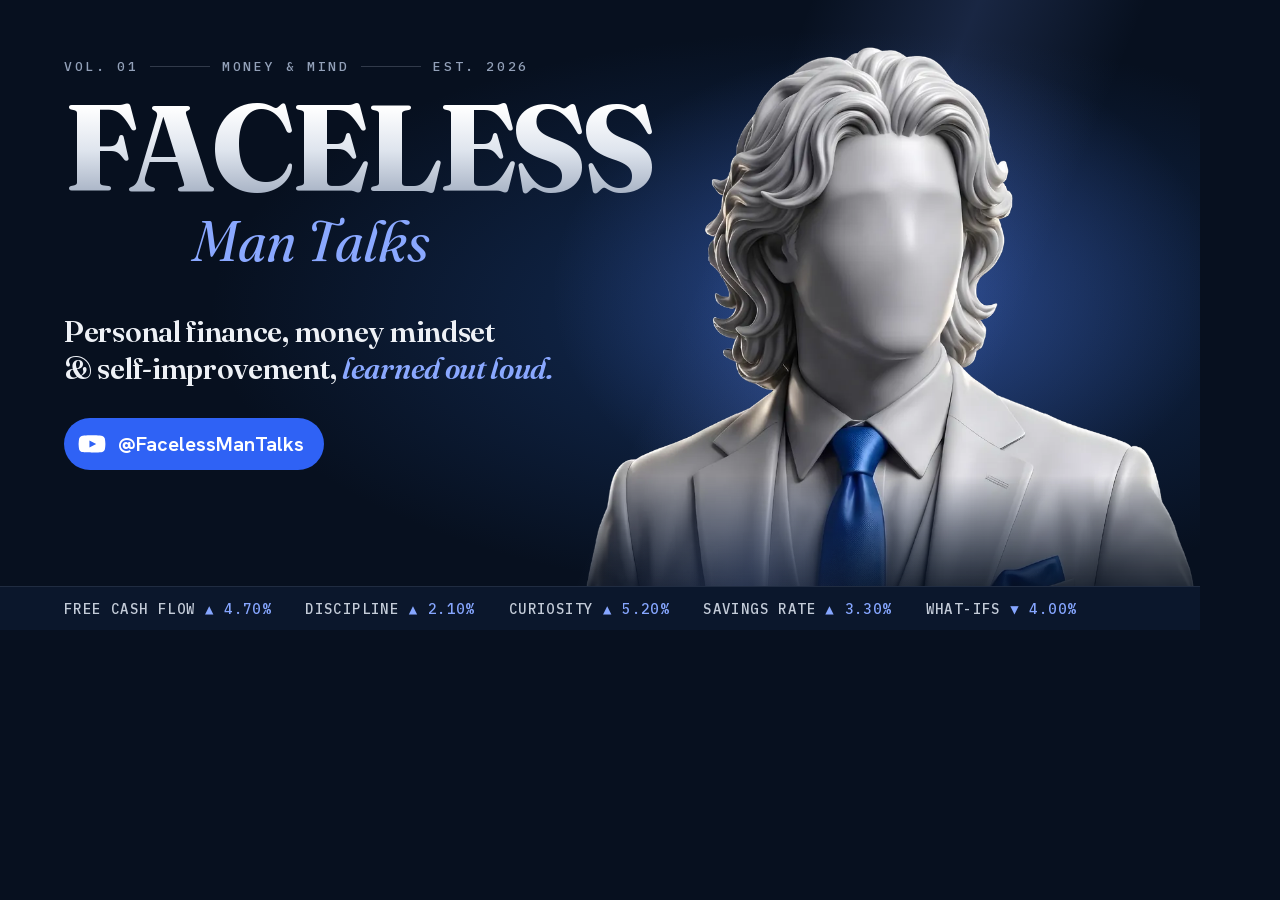
<file: tools/og-image.html>
<!doctype html>
<!-- Source for assets/img/og-image.jpg (the 1200x630 picture shown when the site is shared).
     Regenerate: run `python tools/serve.py`, then
     chrome --headless=new --hide-scrollbars --force-device-scale-factor=1 --window-size=1200,630
            --screenshot=og.png http://127.0.0.1:5173/tools/og-image.html
     and save og.png as assets/img/og-image.jpg -->
<html lang="en">
<head>
  <meta charset="utf-8">
  <meta name="robots" content="noindex">
  <link rel="stylesheet" href="../style.css?v=3">
  <style>
    html, body { margin: 0; width: 1200px; height: 630px; overflow: hidden; background: var(--ink-1); }
    .og { position: relative; width: 1200px; height: 630px; overflow: hidden; isolation: isolate;
      background:
        radial-gradient(40% 55% at 74% 46%, rgba(91, 134, 255, .38), transparent 70%),
        radial-gradient(70% 60% at 70% 50%, rgba(31, 71, 138, .55), transparent 75%),
        var(--ink-1); }
    .og__beam { position: absolute; top: -20%; left: 58%; width: 26%; height: 140%; background: linear-gradient(90deg, transparent, rgba(120, 156, 255, .16), transparent); transform: rotate(22deg); z-index: -1; }
    .og__bust { position: absolute; right: -6px; bottom: -6px; height: 590px; width: auto; }
    .og__copy { position: absolute; left: 64px; top: 60px; width: 640px; }
    .og__issue { display: flex; gap: 12px; align-items: center; font: 500 13px/1 var(--f-mono); letter-spacing: .2em; text-transform: uppercase; color: var(--mist); margin: 0 0 26px; }
    .og__issue i { width: 60px; height: 1px; background: var(--line-2); }
    .og__mast { margin: 0; font: 720 122px/.8 var(--f-display); letter-spacing: -.035em; text-transform: uppercase;
      background: linear-gradient(180deg, #fff 8%, #dfe5ee 52%, #a9b4c6 96%); -webkit-background-clip: text; background-clip: text; color: transparent; }
    .og__sub { margin: 16px 0 0 128px; font: italic 400 56px/1 var(--f-display); color: var(--accent); }
    .og__tag { margin: 44px 0 0; font: 600 30px/1.25 var(--f-display); color: var(--marble); letter-spacing: -.01em; }
    .og__tag em { color: var(--accent); }
    .og__pill { display: inline-flex; align-items: center; gap: 12px; margin-top: 30px; padding: 12px 20px 12px 14px; border-radius: 999px; background: var(--royal); color: #fff; font: 650 20px/1 var(--f-body); }
    .og__pill svg { width: 28px; height: 28px; }
    .og__tick { position: absolute; left: 0; right: 0; bottom: 0; height: 44px; display: flex; align-items: center; gap: 34px; padding: 0 64px; background: var(--ink-2); border-top: 1px solid var(--line); font: 500 14px/1 var(--f-mono); letter-spacing: .1em; text-transform: uppercase; color: var(--silver); white-space: nowrap; }
    .og__tick b { color: #86a6ff; font-weight: 500; }
  </style>
</head>
<body>
  <div class="og">
    <div class="og__beam"></div>
    <img class="og__bust" src="../assets/img/bust-960.webp" alt="">
    <div class="og__copy">
      <p class="og__issue">Vol. 01 <i></i> Money &amp; mind <i></i> Est. 2026</p>
      <p class="og__mast">Faceless</p>
      <p class="og__sub">Man Talks</p>
      <p class="og__tag">Personal finance, money mindset<br>&amp; self-improvement, <em>learned out loud.</em></p>
      <span class="og__pill"><svg viewBox="0 0 24 24" aria-hidden="true"><path fill="currentColor" d="M23 7.2a3 3 0 0 0-2.1-2.1C19 4.6 12 4.6 12 4.6s-7 0-8.9.5A3 3 0 0 0 1 7.2 31 31 0 0 0 .5 12a31 31 0 0 0 .5 4.8 3 3 0 0 0 2.1 2.1c1.9.5 8.9.5 8.9.5s7 0 8.9-.5a3 3 0 0 0 2.1-2.1 31 31 0 0 0 .5-4.8 31 31 0 0 0-.5-4.8ZM9.8 15.1V8.9L15.6 12l-5.8 3.1Z"/></svg>@FacelessManTalks</span>
    </div>
    <div class="og__tick"><span>Free cash flow <b>&#9650; 4.70%</b></span><span>Discipline <b>&#9650; 2.10%</b></span><span>Curiosity <b>&#9650; 5.20%</b></span><span>Savings rate <b>&#9650; 3.30%</b></span><span>What-ifs <b>&#9660; 4.00%</b></span></div>
  </div>
</body>
</html>
</file>
<file: style.css>
/* =========================================================================
   Faceless Man Talks — style.css
   Mobile first. Navy ink, marble white, royal-blue tie. No frameworks.
   ========================================================================= */

/* ---------- Fonts (self-hosted, latin subset) ---------- */
@font-face {
  font-family: "Fraunces";
  src: url("assets/fonts/fraunces-var.woff2") format("woff2");
  font-weight: 300 800;
  font-style: normal;
  font-display: swap;
}
@font-face {
  font-family: "Fraunces";
  src: url("assets/fonts/fraunces-italic-var.woff2") format("woff2");
  font-weight: 300 800;
  font-style: italic;
  font-display: swap;
}
@font-face {
  font-family: "Hanken Grotesk";
  src: url("assets/fonts/hanken-grotesk-var.woff2") format("woff2");
  font-weight: 100 900;
  font-style: normal;
  font-display: swap;
}
@font-face {
  font-family: "IBM Plex Mono";
  src: url("assets/fonts/ibm-plex-mono-500.woff2") format("woff2");
  font-weight: 400 700;
  font-style: normal;
  font-display: swap;
}

/* ---------- Tokens ---------- */
:root {
  --ink-0: #040a16;
  --ink-1: #07101f;
  --ink-2: #0b172c;
  --ink-3: #0f2038;
  --ink-4: #16294a;
  --ink-5: #22396a;
  --paper: #eef1f6;
  --paper-2: #e2e7ef;
  --paper-3: #cfd6e2;
  --marble: #eef1f6;
  --silver: #c3cbd8;
  --mist: #93a1b9;
  --mist-2: #6b7a94;
  --royal: #2f62f5;
  --royal-d: #1f478a;
  --royal-2: #5b86ff;
  --royal-3: #a9bfff;
  --accent: #8aa8ff;
  --cognac: #b8724a;
  --cognac-2: #dc9c6f;
  --line: rgba(214, 226, 246, 0.1);
  --line-2: rgba(214, 226, 246, 0.2);

  --f-display: "Fraunces", "Iowan Old Style", "Palatino Linotype", "Book Antiqua", Georgia, serif;
  --f-body: "Hanken Grotesk", system-ui, -apple-system, "Segoe UI", Roboto, "Helvetica Neue", Arial, sans-serif;
  --f-mono: "IBM Plex Mono", ui-monospace, "SFMono-Regular", Menlo, Consolas, monospace;

  --gutter: clamp(20px, 5.4vw, 44px);
  --maxw: 1200px;
  --header-h: 64px;
  --ease: cubic-bezier(0.16, 1, 0.3, 1);
  --ease-io: cubic-bezier(0.65, 0, 0.35, 1);
  --spring: cubic-bezier(0.34, 1.56, 0.64, 1);
  --fig-h: clamp(200px, 56vw, 270px);
}

/* ---------- Base ---------- */
*,
*::before,
*::after { box-sizing: border-box; }

/* anything marked hidden stays hidden, even if a class gives it a display value
   (the video pop-up and the menu rely on this, otherwise they sit invisibly over the page) */
[hidden] { display: none !important; }

html {
  -webkit-text-size-adjust: 100%;
  text-size-adjust: 100%;
  scroll-padding-top: calc(var(--header-h) + 16px);
  background: var(--ink-1);
}
@media (prefers-reduced-motion: no-preference) {
  html { scroll-behavior: smooth; }
}

body {
  margin: 0;
  min-height: 100vh;
  background: var(--ink-1);
  color: var(--silver);
  font-family: var(--f-body);
  font-size: 1.0625rem;
  line-height: 1.6;
  -webkit-font-smoothing: antialiased;
  -moz-osx-font-smoothing: grayscale;
  overflow-x: clip;
  -webkit-tap-highlight-color: transparent;
}
body.is-locked { overflow: hidden; }

img, svg, video { display: block; max-width: 100%; }
img { height: auto; }
button, input, select { font: inherit; color: inherit; }
button { cursor: pointer; }
a { color: inherit; }
p { margin: 0 0 1em; }
h1, h2, h3 { margin: 0; font-weight: 600; }
ul, ol { margin: 0; padding: 0; }
:focus-visible { outline: 2px solid var(--royal-2); outline-offset: 3px; border-radius: 6px; }
::selection { background: var(--royal); color: #fff; }

.ico { width: 1.15em; height: 1.15em; flex: none; display: inline-block; vertical-align: -0.18em; }
.sr-only {
  position: absolute !important; width: 1px; height: 1px; padding: 0; margin: -1px;
  overflow: hidden; clip: rect(0 0 0 0); white-space: nowrap; border: 0;
}
.skip {
  position: fixed; left: 12px; top: 12px; z-index: 200; padding: 10px 16px; border-radius: 999px;
  background: var(--paper); color: var(--ink-2); font-weight: 700; text-decoration: none;
  transform: translateY(-160%); transition: transform 0.3s var(--ease);
}
.skip:focus { transform: none; }

.wrap {
  width: 100%;
  max-width: calc(var(--maxw) + var(--gutter) * 2);
  margin-inline: auto;
  padding-inline: max(var(--gutter), env(safe-area-inset-left)) max(var(--gutter), env(safe-area-inset-right));
}

/* Paper grain + ledger rules over the whole page (cheap: static, no blend modes) */
.grain {
  position: fixed; inset: 0; z-index: 90; pointer-events: none;
  background: url("assets/img/grain.webp") repeat;
  background-size: 128px 128px;
  opacity: 0.045;
}
.rules {
  position: fixed; inset: 0; z-index: 0; pointer-events: none;
  display: flex; justify-content: space-between;
  padding-inline: var(--gutter);
  max-width: calc(var(--maxw) + var(--gutter) * 2); margin-inline: auto;
}
.rules i { width: 1px; height: 100%; background: linear-gradient(180deg, transparent, var(--line) 18%, var(--line) 82%, transparent); opacity: 0.55; }
.rules i:nth-child(2), .rules i:nth-child(3) { opacity: 0.28; }

main, .footer { position: relative; z-index: 1; overflow-x: clip; }
.section { overflow-x: clip; }

/* ---------- Type ---------- */
.kicker {
  display: flex; align-items: center; gap: 0.8em;
  margin: 0 0 1.2rem;
  font: 500 0.7rem/1.2 var(--f-mono);
  letter-spacing: 0.16em; text-transform: uppercase;
  color: var(--mist);
}
.kicker span { color: var(--accent); display: inline-flex; align-items: center; gap: 0.8em; }
.kicker span::after { content: ""; width: 34px; height: 1px; background: currentColor; opacity: 0.6; }
.kicker--dark { color: #51607b; }
.kicker--dark span { color: var(--royal); }
.kicker--plain::before { content: none; }

.h-xl, .h-lg, .h-xxl {
  font-family: var(--f-display);
  font-weight: 600;
  color: var(--marble);
  letter-spacing: -0.028em;
  text-wrap: balance;
}
.h-xl { font-size: clamp(2.35rem, 9.8vw, 5.1rem); line-height: 1.02; margin-bottom: 0.45em; }
.h-lg { font-size: clamp(2rem, 8.4vw, 3.6rem); line-height: 1.04; margin-bottom: 0.45em; }
.h-xxl { font-size: clamp(2.7rem, 11.5vw, 6.6rem); line-height: 0.98; margin-bottom: 0.4em; }
.h-xl em, .h-lg em, .h-xxl em { font-style: italic; font-weight: 400; color: var(--accent); letter-spacing: -0.02em; }

.sub { font-size: 1.04rem; line-height: 1.6; color: var(--silver); max-width: 34em; margin: 0; }
.sub .hint { display: block; margin-top: 0.7em; font: 500 0.7rem/1.4 var(--f-mono); letter-spacing: 0.14em; text-transform: uppercase; color: var(--accent); }

/* ---------- Buttons & links ---------- */
.btn {
  position: relative; isolation: isolate; overflow: hidden;
  display: inline-flex; align-items: center; justify-content: center; gap: 0.55em;
  min-height: 52px; padding: 0 1.35em;
  border-radius: 999px; border: 1px solid transparent;
  font: 650 1rem/1 var(--f-body); letter-spacing: -0.005em;
  text-decoration: none; white-space: nowrap; user-select: none;
  transition: transform 0.5s var(--ease), background-color 0.3s, color 0.3s, border-color 0.3s, box-shadow 0.4s;
}
.btn--sm { min-height: 40px; padding: 0 1em; font-size: 0.9rem; }
.btn--lg { min-height: 58px; padding: 0 1.6em; font-size: 1.05rem; }
.btn--primary {
  background: var(--royal); color: #fff;
  box-shadow: 0 14px 34px -14px rgba(47, 98, 245, 0.9), inset 0 1px 0 rgba(255, 255, 255, 0.28);
}
.btn--primary::before {
  content: ""; position: absolute; inset: 0; z-index: -1;
  background: linear-gradient(110deg, transparent 30%, rgba(255, 255, 255, 0.35) 48%, transparent 66%);
  transform: translateX(-120%);
  animation: btnShine 5.5s var(--ease-io) infinite 2s;
}
.btn--ghost { color: var(--marble); border-color: var(--line-2); background: rgba(255, 255, 255, 0.03); }
.btn:active { transform: scale(0.965); }
@media (hover: hover) {
  .btn--primary:hover { background: #3d6dff; box-shadow: 0 18px 40px -14px rgba(47, 98, 245, 1), inset 0 1px 0 rgba(255, 255, 255, 0.3); }
  .btn--ghost:hover { border-color: var(--marble); background: rgba(255, 255, 255, 0.07); }
}
@keyframes btnShine { 0%, 60% { transform: translateX(-120%); } 100% { transform: translateX(120%); } }

.ripple {
  position: absolute; z-index: -1; border-radius: 50%; pointer-events: none;
  width: 12px; height: 12px; margin: -6px 0 0 -6px;
  background: rgba(255, 255, 255, 0.45);
  animation: ripple 0.7s var(--ease) forwards;
}
@keyframes ripple { to { transform: scale(36); opacity: 0; } }

.link-arrow {
  display: inline-flex; align-items: center; gap: 0.45em;
  font-weight: 650; color: var(--marble); text-decoration: none;
  background: linear-gradient(currentColor, currentColor) 0 100% / 0 1px no-repeat;
  padding-bottom: 2px; transition: background-size 0.5s var(--ease), color 0.3s;
}
.link-arrow .ico { transition: transform 0.4s var(--ease); }
@media (hover: hover) {
  .link-arrow:hover { background-size: 100% 1px; }
  .link-arrow:hover .ico { transform: translateX(3px); }
}
.link-btn { background: none; border: 0; padding: 6px 0; color: var(--mist-2); font: 500 0.72rem/1 var(--f-mono); letter-spacing: 0.12em; text-transform: uppercase; text-decoration: underline; text-underline-offset: 4px; }

.icon-btn {
  width: 46px; height: 46px; border-radius: 50%; border: 0;
  display: inline-grid; place-items: center;
  background: rgba(255, 255, 255, 0.06); color: var(--marble);
  transition: background-color 0.3s, transform 0.4s var(--ease);
}
.icon-btn:active { transform: scale(0.92); }
.icon-btn--line { background: transparent; border: 1px solid var(--line-2); }
@media (hover: hover) { .icon-btn:hover { background: rgba(255, 255, 255, 0.12); } }

/* ---------- Header ---------- */
.site-header {
  position: fixed; inset: 0 0 auto; z-index: 50;
  transition: transform 0.6s var(--ease);
}
.site-header::before {
  content: ""; position: absolute; inset: 0;
  background: rgba(7, 16, 31, 0.74);
  -webkit-backdrop-filter: blur(16px) saturate(1.4);
  backdrop-filter: blur(16px) saturate(1.4);
  border-bottom: 1px solid var(--line);
  opacity: 0; transition: opacity 0.4s;
}
.site-header.is-scrolled::before { opacity: 1; }
.site-header.is-hidden { transform: translateY(-105%); }
.site-header__bar {
  position: relative; height: var(--header-h);
  display: flex; align-items: center; gap: 14px;
  max-width: calc(var(--maxw) + var(--gutter) * 2); margin-inline: auto;
  padding-inline: max(var(--gutter), env(safe-area-inset-left)) max(var(--gutter), env(safe-area-inset-right));
}
.brand { display: inline-flex; align-items: center; gap: 10px; color: var(--marble); text-decoration: none; margin-right: auto; }
.brand__mark { width: 36px; height: 36px; border-radius: 50%; box-shadow: 0 0 0 1px var(--line-2), 0 6px 16px -6px rgba(0, 0, 0, 0.8); }
.brand__name { font: 600 1.06rem/1 var(--f-display); letter-spacing: -0.015em; }
.brand__name em { font-style: italic; font-weight: 400; color: var(--accent); }
.nav { display: none; }
.header-sub { display: none; }
.menu-btn {
  display: inline-flex; align-items: center; gap: 10px;
  height: 42px; padding: 0 6px 0 14px;
  border-radius: 999px; border: 1px solid var(--line-2);
  background: rgba(7, 16, 31, 0.35);
  font: 500 0.7rem/1 var(--f-mono); letter-spacing: 0.16em; text-transform: uppercase;
  color: var(--marble);
}
.menu-btn__icon { width: 30px; height: 30px; border-radius: 50%; background: var(--marble); display: grid; place-content: center; gap: 4px; }
.menu-btn__icon i { display: block; width: 12px; height: 1.6px; background: var(--ink-2); border-radius: 2px; transition: transform 0.4s var(--ease); }
.menu-btn__icon i:last-child { width: 8px; margin-left: 4px; }
@media (hover: hover) { .menu-btn:hover .menu-btn__icon i:last-child { width: 12px; margin-left: 0; } }

.progress { position: absolute; left: 0; right: 0; bottom: 0; height: 2px; overflow: hidden; }
.progress i { display: block; height: 100%; background: linear-gradient(90deg, var(--royal), var(--royal-3)); transform-origin: 0 50%; transform: scaleX(0); }

/* ---------- Menu overlay ---------- */
.menu {
  position: fixed; inset: 0; z-index: 70;
  background:
    radial-gradient(90% 60% at 100% 0%, rgba(47, 98, 245, 0.28), transparent 60%),
    var(--ink-1);
  color: var(--marble);
  overflow-y: auto; overscroll-behavior: contain;
  clip-path: circle(0% at calc(100% - 44px) 32px);
  transition: clip-path 0.7s var(--ease-io);
}
.menu.is-open { clip-path: circle(160% at calc(100% - 44px) 32px); transition: clip-path 0.9s var(--ease); }
.menu__inner {
  position: relative; min-height: 100%;
  display: flex; flex-direction: column;
  padding: 16px var(--gutter) calc(28px + env(safe-area-inset-bottom));
  max-width: 900px; margin-inline: auto;
}
.menu__top { display: flex; align-items: center; justify-content: space-between; height: 48px; margin-bottom: 18px; }
.menu__top .kicker { margin: 0; }
.menu__list { list-style: none; display: grid; gap: 2px; position: relative; z-index: 1; }
.menu__list a {
  display: flex; align-items: baseline; gap: 14px;
  padding: 9px 0; text-decoration: none;
  font: 500 clamp(1.9rem, 8.6vw, 3.4rem)/1.05 var(--f-display); letter-spacing: -0.025em;
  border-bottom: 1px solid var(--line);
  opacity: 0; transform: translateY(24px);
  transition: opacity 0.5s, transform 0.7s var(--ease), color 0.3s;
}
.menu__list a span { font: 500 0.7rem/1 var(--f-mono); letter-spacing: 0.12em; color: var(--accent); transform: translateY(-0.9em); }
.menu.is-open .menu__list a { opacity: 1; transform: none; }
.menu.is-open .menu__list li:nth-child(1) a { transition-delay: 0.16s; }
.menu.is-open .menu__list li:nth-child(2) a { transition-delay: 0.2s; }
.menu.is-open .menu__list li:nth-child(3) a { transition-delay: 0.24s; }
.menu.is-open .menu__list li:nth-child(4) a { transition-delay: 0.28s; }
.menu.is-open .menu__list li:nth-child(5) a { transition-delay: 0.32s; }
.menu.is-open .menu__list li:nth-child(6) a { transition-delay: 0.36s; }
.menu.is-open .menu__list li:nth-child(7) a { transition-delay: 0.4s; }
.menu.is-open .menu__list li:nth-child(8) a { transition-delay: 0.44s; }
@media (hover: hover) { .menu__list a:hover { color: var(--accent); font-style: italic; } }
.menu__foot { margin-top: auto; padding-top: 28px; position: relative; z-index: 1; opacity: 0; transform: translateY(16px); transition: opacity 0.5s 0.45s, transform 0.7s var(--ease) 0.45s; }
.menu.is-open .menu__foot { opacity: 1; transform: none; }
.menu__motto { margin: 16px 0 0; font: italic 400 1.05rem/1.4 var(--f-display); color: var(--mist); }
.menu__fig { position: absolute; right: -4%; bottom: 0; height: min(52vh, 420px); width: auto; opacity: 0.16; pointer-events: none; }

/* ---------- Hero / cover ---------- */
.hero {
  --mast-size: 18.5vw;
  --bust-w: min(130vw, calc((100svh - 368px) * 1.06), 760px);
  position: relative; isolation: isolate; overflow: clip;
  min-height: calc(100vh - 46px);
  min-height: calc(100svh - 46px);
  display: flex; flex-direction: column;
  padding-top: calc(var(--header-h) + 12px);
}
.hero__light {
  position: absolute; inset: 0; z-index: -2; pointer-events: none;
  background:
    radial-gradient(42% 30% at var(--lx, 50%) var(--ly, 36%), rgba(91, 134, 255, 0.34), transparent 70%),
    radial-gradient(70% 50% at 50% 42%, rgba(31, 71, 138, 0.55), transparent 72%),
    radial-gradient(120% 60% at 50% 115%, var(--ink-3), transparent 62%);
  transition: background-position 0.2s;
}
.hero__beam {
  position: absolute; z-index: -1; pointer-events: none;
  top: -20%; left: 46%; width: 36%; height: 140%;
  background: linear-gradient(90deg, transparent, rgba(120, 156, 255, 0.16) 45%, rgba(120, 156, 255, 0.05) 70%, transparent);
  transform: rotate(24deg);
  animation: beam 9s var(--ease-io) infinite alternate;
}
@keyframes beam { from { opacity: 0.55; transform: rotate(24deg) translateX(-8%); } to { opacity: 1; transform: rotate(20deg) translateX(10%); } }

.hero__top { position: static; }
.issue {
  display: flex; align-items: center; gap: 10px;
  margin: 0 0 8px;
  font: 500 0.62rem/1 var(--f-mono); letter-spacing: 0.17em; text-transform: uppercase;
  color: var(--mist);
}
.issue i { flex: 1; height: 1px; background: var(--line-2); }
.hero__title { line-height: 0.8; margin: 0; }
.mast {
  position: relative; z-index: 1;
  display: block; text-align: center; white-space: nowrap;
  font-family: var(--f-display); font-weight: 720;
  font-size: var(--mast-size); line-height: 0.8; letter-spacing: -0.035em;
  text-transform: uppercase; color: var(--marble);
  margin-right: -0.035em;
}
.mast .ch {
  display: inline-block;
  background: linear-gradient(180deg, #ffffff 8%, #dfe5ee 52%, #a9b4c6 96%);
  -webkit-background-clip: text; background-clip: text;
  -webkit-text-fill-color: transparent; color: transparent;
  transform: translate3d(var(--sx, 0px), 0, 0);
}
.mast .ch__in { display: inline-block; }
.mast-sub {
  position: relative; z-index: 3;
  display: block; text-align: right;
  margin: 0.08em 0.1em 0 0;
  font: italic 400 calc(var(--mast-size) * 0.42)/1 var(--f-display);
  letter-spacing: -0.02em; text-transform: none;
  color: var(--accent);
  text-shadow: 0 2px 18px rgba(7, 16, 31, 0.55);
}

.hero__figure {
  position: relative; z-index: 2;
  flex: 1 0 auto;
  width: var(--bust-w);
  margin: calc(var(--mast-size) * -0.9) 0 0 calc(50% - var(--bust-w) / 2);
  pointer-events: none;
}
.bust { position: relative; width: 100%; aspect-ratio: 2404 / 2266; transform-style: preserve-3d; will-change: transform; }
.bust__img { width: 100%; height: auto; user-select: none; -webkit-user-drag: none; }
.bust__sheen {
  position: absolute; inset: 0; overflow: hidden; pointer-events: none;
  -webkit-mask: url("assets/img/bust-640.webp") center / 100% 100% no-repeat;
  mask: url("assets/img/bust-640.webp") center / 100% 100% no-repeat;
}
.bust__sheen i {
  position: absolute; top: -10%; bottom: -10%; left: 0; width: 42%;
  background: linear-gradient(100deg, transparent 0%, rgba(255, 255, 255, 0.0) 20%, rgba(255, 255, 255, 0.42) 48%, rgba(186, 206, 255, 0.22) 56%, transparent 80%);
  transform: translateX(-130%) skewX(-12deg);
  animation: sheen 7.5s var(--ease-io) infinite 1.6s;
}
.bust.is-shine .bust__sheen i { animation: sheenOnce 1.3s var(--ease-io) 1; }
@keyframes sheen { 0%, 62% { transform: translateX(-130%) skewX(-12deg); } 100% { transform: translateX(330%) skewX(-12deg); } }
@keyframes sheenOnce { from { transform: translateX(-130%) skewX(-12deg); } to { transform: translateX(330%) skewX(-12deg); } }
.bust__face {
  position: absolute; left: 34%; top: 9%; width: 30%; height: 44%;
  border: 0; border-radius: 45%; background: transparent; pointer-events: auto;
  cursor: pointer;
}
.bust__face:focus-visible { outline-offset: -6px; }

.spine {
  position: absolute; z-index: 3; right: 6px; top: 50%;
  margin: 0; writing-mode: vertical-rl; transform: translateY(-50%) rotate(180deg);
  font: 500 0.54rem/1 var(--f-mono); letter-spacing: 0.32em; text-transform: uppercase;
  color: var(--mist); opacity: 0.5; pointer-events: none; white-space: nowrap;
}

.hero__bottom {
  position: relative; z-index: 3;
  margin-top: -84px;
  padding-bottom: 22px;
  background: linear-gradient(180deg, transparent, rgba(7, 16, 31, 0.86) 40%, var(--ink-1) 78%);
  padding-top: 40px;
}
.cover-line {
  display: inline-flex; align-items: center; gap: 10px;
  max-width: 100%;
  margin-bottom: 12px; padding: 7px 12px 7px 7px;
  border-radius: 999px; border: 1px solid var(--line-2);
  background: rgba(11, 23, 44, 0.7);
  -webkit-backdrop-filter: blur(8px); backdrop-filter: blur(8px);
  font-size: 0.82rem; font-weight: 600; line-height: 1.2; color: var(--marble); text-decoration: none;
}
.cover-line span:not(.cover-line__tag) { overflow: hidden; text-overflow: ellipsis; white-space: nowrap; }
.cover-line__tag { flex: none; padding: 5px 8px; border-radius: 999px; background: var(--royal); color: #fff; font: 500 0.6rem/1 var(--f-mono); letter-spacing: 0.14em; text-transform: uppercase; }
.cover-line .ico { flex: none; color: var(--accent); }
.hero__lede { margin: 0 0 18px; max-width: 30em; font-size: 1.02rem; line-height: 1.55; color: var(--silver); }
.hero__lede strong { color: var(--marble); font-weight: 650; }
.hero__cta { display: flex; flex-wrap: wrap; gap: 10px; }
.hero__cta .btn { flex: 1 1 auto; }

/* Speech bubbles */
.bubble {
  position: absolute; z-index: 5; margin: 0;
  width: max-content; max-width: 12.5em;
  padding: 0.62em 0.9em 0.66em;
  border-radius: 16px 16px 16px 4px;
  background: var(--paper); color: var(--ink-2);
  font: italic 500 0.98rem/1.22 var(--f-display); letter-spacing: -0.01em;
  box-shadow: 0 14px 32px -14px rgba(0, 0, 0, 0.75);
  transform-origin: 0% 100%;
}
.bubble::after {
  content: ""; position: absolute; left: 8px; bottom: -8px;
  border: 9px solid transparent; border-left-color: var(--paper); border-bottom: 0;
  transform: skewX(-8deg);
}
.bubble--dark { background: var(--ink-2); color: var(--marble); }
.bubble--dark::after { border-left-color: var(--ink-2); }
.bubble .ch { opacity: 0; }
.bubble.is-typed .ch { opacity: 1; transition: opacity 0.01s calc(var(--c) * 26ms + 0.35s); }
.bubble--hero {
  left: 63%; top: 4%; pointer-events: none;
  opacity: 0; transform: scale(0.6) translateY(10px);
  transition: opacity 0.3s, transform 0.5s var(--spring);
}
.bubble--hero.is-on { opacity: 1; transform: none; }

/* ---------- Ticker ---------- */
.ticker {
  position: relative; z-index: 4;
  height: 46px; overflow: hidden;
  display: flex; align-items: center;
  background: var(--ink-2);
  border-block: 1px solid var(--line);
  transform: skewY(var(--skew, 0deg));
  transition: transform 0.4s var(--ease);
}
.ticker::before, .ticker::after { content: ""; position: absolute; top: 0; bottom: 0; width: 40px; z-index: 2; pointer-events: none; }
.ticker::before { left: 0; background: linear-gradient(90deg, var(--ink-2), transparent); }
.ticker::after { right: 0; background: linear-gradient(-90deg, var(--ink-2), transparent); }
.ticker__track { display: flex; width: max-content; will-change: transform; }
.ticker__list { display: flex; list-style: none; }
.ticker__list li {
  display: flex; align-items: center; gap: 9px; white-space: nowrap;
  padding: 0 20px; border-right: 1px solid var(--line);
  font: 500 0.74rem/1 var(--f-mono); letter-spacing: 0.08em; text-transform: uppercase;
  color: var(--silver);
}
.ticker__list b { font-weight: 500; display: inline-flex; align-items: center; gap: 5px; transition: color 0.4s; border-radius: 4px; padding: 3px 4px; }
.ticker__list b::before { content: ""; width: 0; height: 0; border-inline: 4.5px solid transparent; }
.ticker__list b.up::before { border-bottom: 7px solid currentColor; }
.ticker__list b.down::before { border-top: 7px solid currentColor; }
.ticker__list b.good { color: #86a6ff; }
.ticker__list b.bad { color: var(--cognac-2); }
.ticker__list b.flash { animation: tkFlash 0.9s var(--ease); }
@keyframes tkFlash { 0% { background: rgba(134, 166, 255, 0.35); } 100% { background: transparent; } }

/* ---------- Sections ---------- */
.section { position: relative; padding: clamp(50px, 9vw, 112px) 0; }

/* figures (the host in different poses) */
.fig { position: relative; margin: 0; width: max-content; }
.fig__img {
  position: relative; z-index: 1;
  height: var(--fig-h); width: auto; max-width: none;
  transform: translate3d(0, var(--py, 0px), 0);
  user-select: none; -webkit-user-drag: none;
}
.fig::after {
  content: ""; position: absolute; z-index: 0; left: 4%; right: 4%; bottom: -10px; height: 22px;
  background: radial-gradient(closest-side, rgba(0, 0, 0, 0.55), transparent);
}
.fig__glow {
  position: absolute; z-index: 0; inset: 6% -32% 18%;
  background: radial-gradient(closest-side, rgba(47, 98, 245, 0.3), rgba(47, 98, 245, 0.08) 55%, transparent);
  pointer-events: none;
}
.fig .bubble { top: -2%; left: 58%; }
.fig.bubble-left .bubble { left: auto; right: 56%; border-radius: 16px 16px 4px 16px; transform-origin: 100% 100%; }
.fig.bubble-left .bubble::after { left: auto; right: 8px; border-left-color: transparent; border-right-color: var(--paper); border-left: 9px solid transparent; border-right: 9px solid var(--paper); }
.fig.bubble-left .bubble--dark::after { border-right-color: var(--ink-2); }

/* section heads: kicker + title, then the host "talks" the intro in a speech bubble */
.shead { display: grid; grid-template-columns: minmax(0, 1fr) auto; grid-template-areas: "k k" "t t" "s f"; column-gap: 16px; align-items: start; }
.shead--left { grid-template-columns: auto minmax(0, 1fr); grid-template-areas: "k k" "t t" "f s"; }
.shead > .kicker { grid-area: k; }
.shead > h2 { grid-area: t; }
.shead > .talk { grid-area: s; margin-top: 14px; }
.shead > .fig { grid-area: f; }
.shead--left > .fig { margin-left: -8px; }
.shead:not(.shead--left) > .fig { margin-right: -8px; }

.talk {
  position: relative; margin: 0; max-width: 30em;
  padding: 13px 15px 14px; border-radius: 18px;
  background: var(--paper); color: var(--ink-2);
  font-size: 0.95rem; line-height: 1.45; font-weight: 500;
  box-shadow: 0 18px 40px -22px rgba(0, 0, 0, 0.85);
}
.talk::before { content: ""; position: absolute; top: 22px; width: 0; height: 0; border-style: solid; border-color: transparent; }
.shead--left .talk::before { left: -11px; border-width: 8px 12px 8px 0; border-right-color: var(--paper); }
.shead:not(.shead--left) .talk::before { right: -11px; border-width: 8px 0 8px 12px; border-left-color: var(--paper); }
.talk--dark { background: var(--ink-2); color: var(--marble); box-shadow: 0 18px 40px -22px rgba(11, 23, 44, 0.6); }
.shead:not(.shead--left) .talk--dark::before { border-left-color: var(--ink-2); }
.talk .ch, .bubble .ch { opacity: 0; }
.talk.is-typed .ch { opacity: 1; transition: opacity 0.01s calc(var(--c) * 11ms + 0.2s); }

/* ---------- 02 Watch ---------- */
.fig--point .fig__img { height: clamp(200px, 54vw, 260px); }
.feature {
  position: relative; margin-top: 26px;
  display: grid; gap: 14px;
  padding: 10px;
  border-radius: 26px;
  background: linear-gradient(180deg, rgba(22, 41, 74, 0.7), rgba(11, 23, 44, 0.55));
  border: 1px solid var(--line);
  box-shadow: 0 40px 80px -40px rgba(0, 0, 0, 0.9);
}
.player { position: relative; aspect-ratio: 16 / 9; border-radius: 18px; overflow: hidden; background: #000; isolation: isolate; }
.player__btn { position: absolute; inset: 0; padding: 0; border: 0; background: none; display: block; width: 100%; }
.player__thumb { width: 100%; height: 100%; object-fit: cover; transition: transform 1.4s var(--ease), filter 0.6s; }
.player__btn::after { content: ""; position: absolute; inset: 0; background: linear-gradient(180deg, transparent 50%, rgba(0, 0, 0, 0.45)); }
.player__play {
  position: absolute; z-index: 2; left: 50%; top: 50%;
  width: 72px; height: 72px; margin: -36px 0 0 -36px;
  display: grid; place-items: center; border-radius: 50%;
  background: rgba(255, 255, 255, 0.16);
  -webkit-backdrop-filter: blur(10px); backdrop-filter: blur(10px);
  border: 1px solid rgba(255, 255, 255, 0.5); color: #fff;
  transition: transform 0.5s var(--spring), background-color 0.3s;
}
.player__play .ico { width: 30px; height: 30px; margin-left: 4px; }
.player__play::before { content: ""; position: absolute; inset: -1px; border-radius: 50%; border: 1px solid rgba(255, 255, 255, 0.6); animation: ring 2.2s var(--ease) infinite; }
@keyframes ring { from { transform: scale(1); opacity: 0.9; } to { transform: scale(1.7); opacity: 0; } }
.player__dur { position: absolute; z-index: 2; right: 10px; bottom: 10px; padding: 5px 7px; border-radius: 7px; background: rgba(0, 0, 0, 0.72); color: #fff; font: 500 0.72rem/1 var(--f-mono); letter-spacing: 0.04em; }
.player__btn:active .player__play { transform: scale(0.9); }
@media (hover: hover) {
  .player__btn:hover .player__thumb { transform: scale(1.045); }
  .player__btn:hover .player__play { transform: scale(1.1); background: var(--royal); border-color: var(--royal); }
}
.player iframe { position: absolute; inset: 0; width: 100%; height: 100%; border: 0; }
.player.is-loading::before { content: ""; position: absolute; z-index: 3; left: 50%; top: 50%; width: 40px; height: 40px; margin: -20px; border-radius: 50%; border: 2px solid rgba(255, 255, 255, 0.25); border-top-color: #fff; animation: spin 0.8s linear infinite; }
@keyframes spin { to { transform: rotate(360deg); } }

.feature__body { padding: 2px 8px 8px; }
.feature__label { display: flex; align-items: center; gap: 10px; margin: 0 0 8px; font: 500 0.68rem/1 var(--f-mono); letter-spacing: 0.14em; text-transform: uppercase; color: var(--accent); }
.badge-new {
  padding: 5px 8px; border-radius: 999px;
  background: var(--royal); color: #fff;
  font: 500 0.6rem/1 var(--f-mono); letter-spacing: 0.16em;
  animation: pulse 2.4s infinite;
}
@keyframes pulse { 0% { box-shadow: 0 0 0 0 rgba(47, 98, 245, 0.6); } 70% { box-shadow: 0 0 0 12px rgba(47, 98, 245, 0); } 100% { box-shadow: 0 0 0 0 rgba(47, 98, 245, 0); } }
.feature__title { font: 600 clamp(1.4rem, 6vw, 2.1rem)/1.12 var(--f-display); letter-spacing: -0.022em; color: var(--marble); margin-bottom: 8px; text-wrap: balance; }
.feature__meta { display: flex; flex-wrap: wrap; gap: 8px; font: 500 0.7rem/1.4 var(--f-mono); letter-spacing: 0.08em; text-transform: uppercase; color: var(--mist); margin-bottom: 10px; }
.feature__desc { font-size: 0.96rem; color: var(--silver); margin-bottom: 6px; display: -webkit-box; -webkit-box-orient: vertical; -webkit-line-clamp: 3; line-clamp: 3; overflow: hidden; }
.feature__desc em { color: var(--marble); font-style: italic; font-family: var(--f-display); }
.chapters { border-top: 1px solid var(--line); margin: 8px 0 12px; }
.chapters summary {
  display: flex; align-items: center; gap: 8px; padding: 14px 0 12px; list-style: none; cursor: pointer;
  font: 500 0.7rem/1 var(--f-mono); letter-spacing: 0.14em; text-transform: uppercase; color: var(--mist);
}
.chapters summary::-webkit-details-marker { display: none; }
.chapters summary span { color: var(--accent); }
.chapters summary .ico { margin-left: auto; transition: transform 0.45s var(--ease); }
.chapters[open] summary .ico { transform: rotate(180deg); }
.chapters__list { list-style: none; display: grid; padding-bottom: 6px; }
.chapters__list button {
  width: 100%; display: flex; align-items: baseline; gap: 12px; text-align: left;
  padding: 10px 8px; margin: 0 -8px; border: 0; border-radius: 10px; background: none;
  color: var(--silver); font-size: 0.95rem; line-height: 1.3;
  transition: background-color 0.3s, color 0.3s;
  width: calc(100% + 16px);
}
.chapters__list time { flex: none; width: 2.8em; font: 500 0.78rem/1.3 var(--f-mono); color: var(--accent); }
.chapters__list button.is-active { background: rgba(47, 98, 245, 0.16); color: var(--marble); }
.chapters__list button.is-active time::before { content: ""; display: inline-block; width: 6px; height: 6px; border-radius: 50%; background: var(--royal-2); margin-right: 6px; vertical-align: 1px; animation: pulse 1.6s infinite; }
@media (hover: hover) { .chapters__list button:hover { background: rgba(255, 255, 255, 0.05); color: var(--marble); } }

.reel {
  display: grid; grid-auto-flow: column; grid-auto-columns: min(74vw, 300px);
  gap: 12px; margin: 18px calc(var(--gutter) * -1) 0; padding: 4px var(--gutter) 10px;
  overflow-x: auto; scroll-snap-type: x mandatory; scroll-padding-inline: var(--gutter);
  scrollbar-width: none; overscroll-behavior-x: contain;
}
.reel::-webkit-scrollbar { display: none; }
.watch__all { margin: 20px 0 0; }

/* episode cards generated by tools/update-videos.mjs */
.ep { scroll-snap-align: start; display: flex; flex-direction: column; gap: 10px; text-decoration: none; border-radius: 22px; padding: 10px 10px 16px; background: rgba(11, 23, 44, 0.6); border: 1px solid var(--line); text-align: left; color: inherit; }
.ep__thumb { position: relative; aspect-ratio: 16 / 9; border-radius: 14px; overflow: hidden; background: #000; }
.ep__thumb img { width: 100%; height: 100%; object-fit: cover; transition: transform 1s var(--ease); }
.ep__thumb .player__dur { right: 8px; bottom: 8px; }
.ep__tag { position: absolute; z-index: 2; left: 8px; top: 8px; padding: 5px 8px; border-radius: 999px; background: var(--royal); color: #fff; font: 500 0.6rem/1 var(--f-mono); letter-spacing: 0.16em; text-transform: uppercase; box-shadow: 0 6px 16px -6px rgba(0, 0, 0, 0.7); }
.ep__title { font: 600 1.12rem/1.2 var(--f-display); color: var(--marble); letter-spacing: -0.015em; padding: 0 6px; }
.ep__meta { font: 500 0.66rem/1.3 var(--f-mono); letter-spacing: 0.1em; text-transform: uppercase; color: var(--mist); padding: 0 6px; margin: 0; }
@media (hover: hover) { .ep:hover .ep__thumb img { transform: scale(1.05); } }

/* ---------- 02 About + topic cards ---------- */
.about__row { display: grid; grid-template-columns: minmax(0, 1fr) auto; gap: 12px; align-items: center; }
.scrub { margin: 0; font: 400 clamp(1.1rem, 4.8vw, 1.85rem)/1.36 var(--f-display); letter-spacing: -0.012em; color: var(--marble); }
.scrub .sw { opacity: var(--o, 0.18); transition: opacity 0.25s linear; }
.no-anim .scrub .sw { opacity: 1 !important; }
.fig--think { margin-right: -10px; }
.fig--think .fig__img { height: clamp(220px, 60vw, 280px); }
.topics__label { display: flex; flex-wrap: wrap; justify-content: space-between; gap: 4px 12px; margin: 24px 0 10px; font: 500 0.68rem/1.4 var(--f-mono); letter-spacing: 0.14em; text-transform: uppercase; color: var(--mist); }
.topics__label span { color: var(--accent); }
.topics {
  list-style: none; display: grid; grid-auto-flow: column; grid-auto-columns: min(80vw, 330px); gap: 12px;
  margin: 0 calc(var(--gutter) * -1); padding: 4px var(--gutter) 16px;
  overflow-x: auto; scroll-snap-type: x mandatory; scroll-padding-inline: var(--gutter);
  scrollbar-width: none; overscroll-behavior-x: contain;
}
.topics::-webkit-scrollbar { display: none; }
.wcard { position: relative; aspect-ratio: 1.55; perspective: 1400px; scroll-snap-align: start; cursor: pointer; -webkit-tap-highlight-color: transparent; }
.wcard__inner {
  position: absolute; inset: 0;
  transform-style: preserve-3d;
  transform: rotateY(var(--ry, 0deg));
  transition: transform 0.9s var(--ease);
}
.wcard.is-flipped .wcard__inner { --ry: 180deg; }
.wcard__face {
  position: absolute; inset: 0; overflow: hidden;
  border-radius: 20px;
  -webkit-backface-visibility: hidden; backface-visibility: hidden;
  padding: clamp(16px, 5vw, 24px);
  display: flex; flex-direction: column;
  box-shadow: 0 30px 60px -30px rgba(0, 0, 0, 0.95), inset 0 1px 0 rgba(255, 255, 255, 0.25);
  filter: brightness(var(--b, 1));
}
.wcard__back { transform: rotateY(180deg); }
.wcard:not(.is-flipped) .wcard__back, .wcard.is-flipped .wcard__front { pointer-events: none; }
.wcard__face::before {
  content: ""; position: absolute; inset: 0; pointer-events: none;
  background: linear-gradient(115deg, transparent 30%, rgba(255, 255, 255, 0.22) 46%, transparent 60%);
  transform: translateX(var(--gx, -60%));
  transition: transform 0.2s linear;
}
.wcard__row { position: relative; display: flex; align-items: center; justify-content: space-between; gap: 10px; }
.wcard__row--bottom { margin-top: auto; align-items: flex-end; }
.wcard__bank { font: 500 0.7rem/1 var(--f-mono); letter-spacing: 0.2em; text-transform: uppercase; }
.wcard__bank em { font: italic 500 1.02rem/1 var(--f-display); letter-spacing: 0; text-transform: none; margin-left: 4px; }
.wcard__wave { display: inline-flex; gap: 3px; transform: rotate(90deg); opacity: 0.85; }
.wcard__wave i { width: 6px; height: 12px; border: 2px solid currentColor; border-left: 0; border-top-color: transparent; border-bottom-color: transparent; border-radius: 0 50% 50% 0; }
.wcard__wave i:nth-child(2) { height: 16px; width: 8px; }
.wcard__wave i:nth-child(3) { height: 20px; width: 10px; }
.wcard__chip {
  position: relative; width: 40px; height: 30px; margin: clamp(10px, 4vw, 18px) 0 6px; border-radius: 6px;
  background:
    linear-gradient(90deg, transparent 32%, rgba(0, 0, 0, 0.18) 32% 35%, transparent 35% 65%, rgba(0, 0, 0, 0.18) 65% 68%, transparent 68%),
    linear-gradient(0deg, transparent 45%, rgba(0, 0, 0, 0.18) 45% 55%, transparent 55%),
    linear-gradient(135deg, #f4f6fa, #b7c0cf 45%, #e8ecf2 60%, #9aa5b8);
}
.wcard__title { font: 600 clamp(1.9rem, 9vw, 2.6rem)/1 var(--f-display); letter-spacing: -0.03em; margin: 2px 0 4px; }
.wcard__topics { font-size: clamp(0.74rem, 3.3vw, 0.86rem); line-height: 1.35; margin: 0; opacity: 0.88; }
.wcard__num { font: 500 0.78rem/1 var(--f-mono); letter-spacing: 0.14em; }
.wcard__holder, .wcard__valid { display: grid; gap: 3px; font: 600 0.78rem/1 var(--f-body); letter-spacing: 0.06em; text-transform: uppercase; }
.wcard__holder small, .wcard__valid small { font: 500 0.48rem/1 var(--f-mono); letter-spacing: 0.16em; opacity: 0.75; }
.wcard__stripe { display: block; height: 30px; margin: 0 calc(clamp(16px, 5vw, 24px) * -1) 12px; background: #050912; }
.wcard__list { list-style: none; display: grid; gap: 3px; font-size: clamp(0.78rem, 3.5vw, 0.9rem); line-height: 1.3; }
.wcard__list li { display: flex; gap: 8px; }
.wcard__list li::before { content: "+"; font-family: var(--f-mono); opacity: 0.7; }
.wcard__link { position: relative; z-index: 2; margin-top: auto; display: inline-flex; align-items: center; gap: 6px; font-weight: 700; font-size: 0.88rem; text-decoration: none; }
.wcard__flip {
  position: absolute; z-index: 3; right: 12px; top: 50%; translate: 0 -50%;
  width: 34px; height: 34px; border-radius: 50%; border: 0;
  display: grid; place-items: center;
  background: rgba(255, 255, 255, 0.16); color: inherit;
  -webkit-backdrop-filter: blur(6px); backdrop-filter: blur(6px);
  transition: transform 0.6s var(--ease);
}
.wcard.is-flipped .wcard__flip { transform: rotate(180deg); }

.wcard--money .wcard__face {
  color: #fff;
  background:
    repeating-radial-gradient(circle at 110% 120%, rgba(255, 255, 255, 0.07) 0 1px, transparent 1px 9px),
    radial-gradient(120% 140% at 0% 0%, #5a86ff 0%, #2f62f5 36%, #1d43b8 70%, #142c78 100%);
}
.wcard--mind .wcard__face {
  color: var(--ink-2);
  background:
    linear-gradient(118deg, transparent 38%, rgba(140, 152, 172, 0.35) 39%, transparent 41%),
    linear-gradient(160deg, transparent 58%, rgba(140, 152, 172, 0.25) 59%, transparent 60.5%),
    linear-gradient(135deg, #fbfcfe 0%, #e3e8ef 42%, #f3f5f9 58%, #c9d0dc 100%);
}
.wcard--mind .wcard__flip { background: rgba(11, 23, 44, 0.1); }
.wcard--mind .wcard__stripe { background: #1b2436; }
.wcard--making .wcard__face {
  color: #f0dccd;
  background: radial-gradient(120% 120% at 100% 0%, #2c2433 0%, #171b29 45%, #0b0f1a 100%);
  box-shadow: 0 30px 60px -30px rgba(0, 0, 0, 0.95), inset 0 0 0 7px #0d111c, inset 0 0 0 8px rgba(220, 156, 111, 0.45);
}
.wcard--making .wcard__face::after { content: ""; position: absolute; inset: 0; border-radius: inherit; pointer-events: none; background: url("assets/img/grain.webp") 0 0 / 96px 96px; opacity: 0.1; }
.wcard--making .wcard__title, .wcard--making .wcard__bank em { color: var(--cognac-2); }

/* ---------- 05 Compound lab (light paper section) ---------- */
.lab { padding: 0; }
.lab__sheet {
  position: relative; overflow: hidden;
  margin-inline: 8px;
  border-radius: 34px;
  padding: clamp(54px, 10vw, 110px) 0 clamp(36px, 7vw, 84px);
  color: var(--ink-2);
  background:
    linear-gradient(rgba(31, 71, 138, 0.075) 1px, transparent 1px) 0 0 / 24px 24px,
    linear-gradient(90deg, rgba(31, 71, 138, 0.075) 1px, transparent 1px) 0 0 / 24px 24px,
    var(--paper);
  transform: scale(var(--ls, 1));
  transform-origin: 50% 0;
  box-shadow: 0 -30px 80px -40px rgba(0, 0, 0, 0.7);
}
.lab .h-xl { color: var(--ink-2); }
.lab .h-xl em { color: var(--royal); }
.lab .sub { color: #3c4a63; }
.fig--watch .fig__img { height: clamp(200px, 54vw, 260px); }
.fig--watch::after { background: radial-gradient(closest-side, rgba(11, 23, 44, 0.28), transparent); }
.lab__box {
  position: relative; margin-top: 22px;
  padding: 14px;
  border-radius: 26px;
  background: #fff;
  box-shadow: 0 30px 70px -36px rgba(11, 23, 44, 0.45), 0 0 0 1px rgba(11, 23, 44, 0.06);
}
.lab__bar { display: flex; align-items: center; justify-content: space-between; gap: 10px; margin-bottom: 12px; }
.tabs { position: relative; display: inline-flex; padding: 4px; border-radius: 999px; background: #eef1f6; }
.tab { position: relative; z-index: 1; height: 40px; padding: 0 18px; border: 0; border-radius: 999px; background: none; color: #4b5a74; font-weight: 700; font-size: 0.95rem; transition: color 0.35s; }
.tab[aria-selected="true"] { color: #fff; }
.tabs__pill { position: absolute; z-index: 0; top: 4px; bottom: 4px; left: 4px; width: 50%; border-radius: 999px; background: var(--ink-2); transition: transform 0.55s var(--ease), width 0.55s var(--ease); }
.currency select {
  appearance: none; -webkit-appearance: none;
  height: 40px; padding: 0 30px 0 12px; border-radius: 999px;
  border: 1px solid #d6dce6; background: #fff url("data:image/svg+xml,%3Csvg xmlns='http://www.w3.org/2000/svg' width='10' height='6'%3E%3Cpath d='M1 1l4 4 4-4' fill='none' stroke='%230b172c' stroke-width='1.6' stroke-linecap='round'/%3E%3C/svg%3E") no-repeat right 12px center;
  color: var(--ink-2); font: 500 0.78rem/1 var(--f-mono);
}
.readout__lead { font-size: 1rem; line-height: 1.45; color: #3c4a63; margin: 0 0 4px; }
.readout__lead b { color: var(--ink-2); }
.readout__big { margin: 0 0 6px; display: flex; align-items: baseline; flex-wrap: wrap; gap: 8px; font: 700 clamp(2.5rem, 12.4vw, 4.4rem)/1.05 var(--f-display); letter-spacing: -0.04em; color: var(--ink-2); font-variant-numeric: tabular-nums lining-nums; }
.readout__x { font: italic 500 0.42em/1 var(--f-display); letter-spacing: -0.01em; color: var(--royal); }

/* odometer (rolling digits) */
.odo { display: inline-flex; overflow: hidden; height: 1.05em; line-height: 1.05; }
.odo__d { display: inline-block; height: 1.05em; overflow: hidden; position: relative; }
.odo__strip { display: flex; flex-direction: column; transition: transform 0.9s var(--ease); transform: translateY(calc(var(--n, 0) * -1.05em)); }
.odo__strip span { height: 1.05em; display: block; text-align: center; }
.odo__s { display: inline-block; }

.chart { position: relative; height: 128px; margin: 4px 0 8px; }
.chart svg { width: 100%; height: 100%; overflow: visible; }
.chart__grid line { stroke: rgba(11, 23, 44, 0.08); stroke-width: 1; vector-effect: non-scaling-stroke; }
.chart__line { fill: none; stroke: var(--royal); stroke-width: 3; stroke-linecap: round; stroke-linejoin: round; vector-effect: non-scaling-stroke; }
.chart__paid { fill: none; stroke: #9aa6b9; stroke-width: 2; stroke-dasharray: 5 6; vector-effect: non-scaling-stroke; }
.chart__dot { position: absolute; width: 14px; height: 14px; margin: -7px 0 0 -7px; border-radius: 50%; background: var(--royal); box-shadow: 0 0 0 5px rgba(47, 98, 245, 0.2); left: 100%; top: 0; }
.chart__dot::after { content: ""; position: absolute; inset: -5px; border-radius: 50%; border: 1px solid rgba(47, 98, 245, 0.5); animation: ring 2s var(--ease) infinite; }
.chart__axis { display: flex; justify-content: space-between; font: 500 0.64rem/1 var(--f-mono); letter-spacing: 0.08em; text-transform: uppercase; color: #7a879c; margin-top: 8px; }
.legend { display: flex; flex-wrap: wrap; gap: 6px 16px; margin: 2px 0 12px; font-size: 0.84rem; color: #3c4a63; }
.legend__item { display: inline-flex; align-items: center; gap: 8px; }
.legend__item::before { content: ""; width: 14px; height: 3px; border-radius: 2px; background: var(--royal); }
.legend__item--paid::before { background: repeating-linear-gradient(90deg, #9aa6b9 0 4px, transparent 4px 7px); }
.legend__item b { color: var(--ink-2); font-variant-numeric: tabular-nums; }
.sliders { display: grid; gap: 6px; }
.slider { display: grid; gap: 4px; }
.slider__top { display: flex; justify-content: space-between; font-size: 0.9rem; font-weight: 600; color: #3c4a63; }
.slider__top output { font: 500 0.86rem/1.4 var(--f-mono); color: var(--ink-2); background: #eef1f6; border-radius: 6px; padding: 0 6px; }
input[type="range"] { -webkit-appearance: none; appearance: none; width: 100%; height: 34px; margin: 0; background: transparent; --p: 50%; touch-action: pan-y; }
input[type="range"]:focus-visible { outline: none; }
input[type="range"]::-webkit-slider-runnable-track { height: 6px; border-radius: 99px; background: linear-gradient(90deg, var(--royal) var(--p), #dde3ec var(--p)); }
input[type="range"]::-moz-range-track { height: 6px; border-radius: 99px; background: #dde3ec; }
input[type="range"]::-moz-range-progress { height: 6px; border-radius: 99px; background: var(--royal); }
input[type="range"]::-webkit-slider-thumb { -webkit-appearance: none; width: 28px; height: 28px; margin-top: -11px; border-radius: 50%; background: #fff; border: 2px solid var(--royal); box-shadow: 0 6px 14px -4px rgba(31, 71, 138, 0.55); transition: transform 0.25s var(--spring); }
input[type="range"]::-moz-range-thumb { width: 26px; height: 26px; border-radius: 50%; background: #fff; border: 2px solid var(--royal); box-shadow: 0 6px 14px -4px rgba(31, 71, 138, 0.55); }
input[type="range"]:active::-webkit-slider-thumb { transform: scale(1.18); }
input[type="range"]:focus-visible::-webkit-slider-thumb { box-shadow: 0 0 0 5px rgba(47, 98, 245, 0.28); }
.lab__note { margin: 12px 0 0; font-size: 0.74rem; line-height: 1.5; color: #6b778b; }

/* ---------- Outro ---------- */
.outro { text-align: center; overflow: clip; }
.outro__light { position: absolute; inset: 0; pointer-events: none; background: radial-gradient(60% 40% at 50% 24%, rgba(47, 98, 245, 0.3), transparent 70%); }
.outro__inner { position: relative; display: grid; justify-items: center; }
.fig--wave { margin-bottom: 16px; }
.fig--wave .fig__img { height: clamp(200px, 52vw, 260px); }
.fig--wave .bubble { left: 60%; top: 0; max-width: 8.6em; }
.outro__copy { max-width: 900px; }
.outro .sub { margin-inline: auto; }
.outro__cta { display: flex; justify-content: center; gap: 10px; margin-top: 22px; }
.outro__cta .btn { flex: 1 1 0; max-width: 230px; }
.signoff { margin: 22px auto 0; max-width: 24em; font: italic 400 1.1rem/1.4 var(--f-display); color: var(--marble); }
.heart-btn {
  position: relative; display: inline-grid; place-items: center; vertical-align: middle;
  width: 40px; height: 40px; margin-left: 4px; border-radius: 50%; border: 0;
  background: rgba(47, 98, 245, 0.16); color: #ff6b8a;
  animation: heartbeat 1.8s var(--ease-io) infinite;
}
.heart-btn .ico { width: 20px; height: 20px; }
@keyframes heartbeat { 0%, 100% { transform: scale(1); } 15% { transform: scale(1.14); } 30% { transform: scale(1); } 45% { transform: scale(1.1); } }
.heart-count { min-height: 1.4em; margin: 8px 0 0; font: 500 0.7rem/1.4 var(--f-mono); letter-spacing: 0.12em; text-transform: uppercase; color: var(--mist); }
.float-heart { position: fixed; z-index: 85; pointer-events: none; color: #ff6b8a; width: 22px; height: 22px; }

/* ---------- Footer ---------- */
.footer { border-top: 1px solid var(--line); padding: 36px 0 calc(22px + env(safe-area-inset-bottom)); background: linear-gradient(180deg, var(--ink-1), var(--ink-0)); }
.footer__top { display: flex; flex-wrap: wrap; align-items: center; justify-content: space-between; gap: 14px 24px; }
.brand--footer { margin-right: 0; }
.brand--footer .brand__mark { width: 40px; height: 40px; }
.brand--footer .brand__name { font-size: 1.22rem; }
.footer__links { display: flex; gap: 20px; }
.footer__links a { display: inline-flex; align-items: center; gap: 7px; padding: 6px 0; text-decoration: none; color: var(--marble); font-weight: 600; font-size: 0.95rem; }
@media (hover: hover) { .footer__links a:hover { color: var(--accent); } }
.disclaimer { margin: 18px 0; font-size: 0.8rem; line-height: 1.55; color: var(--mist-2); max-width: 46em; }
.footer__bottom { display: flex; align-items: center; justify-content: space-between; gap: 16px; padding-top: 16px; border-top: 1px solid var(--line); font-size: 0.86rem; color: var(--mist); }
.footer__bottom p { margin: 0; }
.to-top { display: inline-flex; align-items: center; gap: 6px; text-decoration: none; color: var(--marble); font-weight: 600; }
.to-top .ico { transform: rotate(180deg); }

/* ---------- Modal ---------- */
.modal { position: fixed; inset: 0; z-index: 75; display: grid; place-items: center; padding: 16px; }
.modal__backdrop { position: absolute; inset: 0; background: rgba(4, 10, 22, 0.82); -webkit-backdrop-filter: blur(10px); backdrop-filter: blur(10px); opacity: 0; transition: opacity 0.4s; }
.modal__box { position: relative; width: min(100%, 980px); display: grid; gap: 12px; padding: 12px; border-radius: 22px; background: var(--ink-2); border: 1px solid var(--line-2); opacity: 0; transform: translateY(30px) scale(0.96); transition: opacity 0.4s, transform 0.6s var(--ease); }
.modal.is-open .modal__backdrop, .modal.is-open .modal__box { opacity: 1; transform: none; }
.modal__top { display: flex; align-items: center; justify-content: space-between; gap: 12px; padding-left: 6px; }
.modal__title { margin: 0; font: 600 1.05rem/1.25 var(--f-display); color: var(--marble); }
.modal__frame { position: relative; aspect-ratio: 16 / 9; border-radius: 14px; overflow: hidden; background: #000; }
.modal__frame iframe { position: absolute; inset: 0; width: 100%; height: 100%; border: 0; }
.modal .link-arrow { padding-left: 6px; margin-bottom: 4px; justify-self: start; }

/* ---------- Custom cursor (mouse only) ---------- */
.cursor { display: none; }
.has-cursor .cursor { display: block; position: fixed; left: 0; top: 0; z-index: 99; pointer-events: none; }
.cursor__dot { position: fixed; left: 0; top: 0; width: 6px; height: 6px; margin: -3px 0 0 -3px; border-radius: 50%; background: var(--royal-3); }
.cursor__ring {
  position: fixed; left: 0; top: 0; width: 38px; height: 38px; margin: -19px 0 0 -19px; border-radius: 50%;
  border: 1px solid rgba(169, 191, 255, 0.55);
  display: grid; place-items: center;
  transition: width 0.35s var(--ease), height 0.35s var(--ease), margin 0.35s var(--ease), background-color 0.35s, border-color 0.35s;
}
.cursor__label { font: 500 0.6rem/1 var(--f-mono); letter-spacing: 0.14em; text-transform: uppercase; color: #fff; opacity: 0; transition: opacity 0.25s; }
.cursor.is-hover .cursor__ring { width: 64px; height: 64px; margin: -32px 0 0 -32px; background: rgba(47, 98, 245, 0.18); border-color: rgba(169, 191, 255, 0.8); }
.cursor.is-label .cursor__ring { width: 78px; height: 78px; margin: -39px 0 0 -39px; background: var(--royal); border-color: var(--royal); }
.cursor.is-label .cursor__label { opacity: 1; }
.cursor.is-down .cursor__ring { transform: scale(0.85); }

/* =========================================================================
   Motion (only when JS is running; content is fully visible without it)
   ========================================================================= */
.js [data-reveal] {
  opacity: 0;
  transform: translate3d(0, 30px, 0);
  transition: opacity 0.9s var(--ease), transform 1.1s var(--ease);
  transition-delay: var(--d, 0s);
}
.js [data-reveal].is-in { opacity: 1; transform: none; }

.js [data-split] .w { display: inline-block; overflow: hidden; vertical-align: top; padding: 0.04em 0.08em 0.14em; margin: -0.04em -0.08em -0.14em; }
.js [data-split] .wi { display: inline-block; transform: translate3d(0, 110%, 0) rotate(5deg); transform-origin: 0 100%; transition: transform 1.05s var(--ease); transition-delay: calc(var(--i) * 42ms + 0.05s); }
.js [data-split].is-in .wi { transform: none; }

.js [data-fig] { opacity: 0; transform: translate3d(var(--fx, 36px), 20px, 0) rotate(var(--fr, 3deg)); transition: opacity 0.9s var(--ease), transform 1.3s var(--ease); }
.js .shead--left [data-fig] { --fx: -36px; --fr: -3deg; }
.js [data-fig].is-in { opacity: 1; transform: none; }
.js [data-fig] .bubble { opacity: 0; transform: scale(0.5) translateY(14px); transition: opacity 0.3s 0.55s, transform 0.6s var(--spring) 0.55s; }
.js [data-fig].is-in .bubble { opacity: 1; transform: none; }

/* hero entrance */
.js .mast .ch__in { transform: translate3d(0, 105%, 0); }
.js .mast .ch { overflow: hidden; padding: 0.06em 0.02em 0.1em; margin: -0.06em -0.02em -0.1em; vertical-align: top; }
.js .is-ready .mast .ch__in { transform: none; transition: transform 1.25s var(--ease); transition-delay: calc(var(--i) * 55ms + 0.1s); }
.js [data-hero-in] { opacity: 0; transform: translate3d(0, 18px, 0); }
.js .is-ready [data-hero-in] { opacity: 1; transform: none; transition: opacity 1s var(--ease), transform 1.2s var(--ease); transition-delay: var(--d, 0.5s); }
.js .hero__figure .bust { opacity: 0.25; transform: translate3d(0, 7%, 0) scale(1.04); }
.js .is-ready .hero__figure .bust { opacity: 1; transform: translate3d(0, var(--by, 0px), 0) rotateX(var(--rx, 0deg)) rotateY(var(--ry, 0deg)) scale(var(--bs, 1)); transition: opacity 1.2s var(--ease), transform 1.6s var(--ease); }
.js .is-ready .hero__figure .bust.is-live { transition: opacity 1.2s var(--ease), transform 0.25s linear; }

/* failsafe: if the script didn't start, show everything */
.no-anim [data-reveal], .no-anim [data-fig], .no-anim [data-hero-in], .no-anim .hero__figure .bust,
.no-anim [data-fig] .bubble { opacity: 1 !important; transform: none !important; }
.no-anim [data-split] .wi, .no-anim .mast .ch__in { transform: none !important; }

@media (prefers-reduced-motion: reduce) {
  *, *::before, *::after { animation-duration: 0.001ms !important; animation-iteration-count: 1 !important; transition-duration: 0.001ms !important; transition-delay: 0s !important; }
  .js [data-reveal], .js [data-fig], .js [data-hero-in], .js .hero__figure .bust, .js [data-fig] .bubble { opacity: 1; transform: none; }
  .js [data-split] .wi, .js .mast .ch__in { transform: none; }
  .scrub .sw { opacity: 1 !important; }
  .bust__sheen { display: none; }
}

/* =========================================================================
   Small phones (short screens)
   ========================================================================= */
@media (max-height: 700px) and (max-width: 719px) {
  .hero { --bust-w: min(118vw, calc((100svh - 320px) * 1.06), 760px); }
  .cover-line { display: none; }
  .hero__lede { font-size: 0.96rem; margin-bottom: 14px; }
  .hero__cta .btn { min-height: 48px; }
}
@media (max-width: 359px) {
  .hero__cta .btn { padding: 0 1em; font-size: 0.92rem; }
  .menu-btn__label { display: none; }
  .menu-btn { padding-left: 6px; }
  .talk { font-size: 0.9rem; }
}

/* =========================================================================
   Tablet and up
   ========================================================================= */
@media (min-width: 720px) {
  :root { --header-h: 72px; --fig-h: 320px; }
  .header-sub { display: inline-flex; }
  .hero { --mast-size: 17.4vw; --bust-w: min(96vw, calc((100svh - 400px) * 1.06), 820px); }
  .hero__cta .btn { flex: 0 0 auto; }
  .talk { font-size: 1.02rem; padding: 16px 20px; }
  .reel { grid-auto-flow: row; grid-auto-columns: auto; grid-template-columns: 1fr 1fr; margin-inline: 0; padding-inline: 0; overflow: visible; }
  .feature { padding: 14px; }
  .topics { grid-auto-flow: row; grid-auto-columns: auto; grid-template-columns: repeat(3, minmax(0, 1fr)); margin: 0; padding: 4px 0 0; overflow: visible; }
  .lab__sheet { margin-inline: 16px; border-radius: 44px; }
  .lab__box { padding: 24px; }
  .chart { height: 170px; }
  .fig--point .fig__img, .fig--watch .fig__img, .fig--think .fig__img { height: 320px; }
  .fig--wave .fig__img { height: 340px; }
}

/* =========================================================================
   Desktop
   ========================================================================= */
@media (min-width: 1024px) {
  :root { --fig-h: 380px; }
  body { font-size: 1.1rem; }
  .nav { display: flex; gap: 26px; margin-right: 10px; }
  .nav a { position: relative; text-decoration: none; font-weight: 600; font-size: 0.95rem; color: var(--silver); transition: color 0.3s; }
  .nav a::after { content: ""; position: absolute; left: 0; right: 0; bottom: -6px; height: 1px; background: var(--accent); transform: scaleX(0); transform-origin: right; transition: transform 0.5s var(--ease); }
  .nav a:hover { color: var(--marble); }
  .nav a:hover::after { transform: scaleX(1); transform-origin: left; }
  .menu-btn { display: none; }

  /* cover layout: masthead across, host on the right, copy bottom left */
  .hero { --mast-size: min(15.6vw, 236px); --bust-w: min(50vw, calc((100svh - 170px) * 1.06), 900px); min-height: max(680px, calc(100svh - 46px)); }
  .mast { text-align: left; }
  .mast-sub { position: absolute; right: auto; left: calc(max(var(--gutter), (100vw - var(--maxw)) / 2) + var(--mast-size) * 0.92); top: calc(var(--header-h) + 30px + var(--mast-size) * 0.78); text-align: left; }
  .hero__figure { position: absolute; right: max(1vw, calc((100vw - var(--maxw)) / 2 - 40px)); bottom: 0; margin: 0; flex: none; width: var(--bust-w); }
  .hero__bottom { margin-top: auto; padding: 0 0 56px; background: none; max-width: calc(var(--maxw) + var(--gutter) * 2); }
  .hero__bottom > * { max-width: 520px; }
  .hero__lede { font-size: 1.16rem; }
  .bubble--hero { left: 66%; top: 6%; font-size: 1.1rem; }
  .spine { right: 18px; font-size: 0.6rem; }

  /* heads: title on one side, the host and his speech bubble on the other */
  .shead { grid-template-columns: minmax(0, 1fr) minmax(0, 0.85fr) auto; grid-template-areas: "k s f" "t s f"; column-gap: 28px; align-items: center; }
  .shead--left { grid-template-columns: auto minmax(0, 0.85fr) minmax(0, 1fr); grid-template-areas: "f s k" "f s t"; }
  .shead > .talk { align-self: center; margin-top: 0; }
  .shead > h2 { align-self: start; margin-bottom: 0; }
  .shead > .kicker { align-self: end; }

  .watch .feature { grid-template-columns: minmax(0, 1.35fr) minmax(0, 1fr); align-items: start; padding: 18px; gap: 28px; margin-top: 40px; }
  .feature__body { padding: 8px 8px 8px 0; }
  .feature__desc { -webkit-line-clamp: 5; line-clamp: 5; }
  .reel { grid-template-columns: repeat(4, 1fr); }

  .about__row { grid-template-columns: minmax(0, 1fr) auto; gap: 60px; }
  .scrub { max-width: 22em; }
  .fig--think { margin-right: 40px; }
  .topics__label { margin-top: 44px; }

  .lab__sheet { margin-inline: 24px; }
  .lab__box { display: grid; grid-template-columns: minmax(0, 1.3fr) minmax(0, 1fr); column-gap: 40px; padding: 32px; }
  .lab__bar { grid-column: 1 / -1; }
  .panel { display: contents; }
  .panel[hidden] { display: none; }
  .panel > .readout__lead, .panel > .readout__big, .panel > .chart, .panel > .legend { grid-column: 1; }
  .panel > .sliders { grid-column: 2; grid-row: 2 / span 4; align-self: center; gap: 14px; }
  .chart { height: 200px; }
  .lab__note { grid-column: 1 / -1; }

  .outro__inner { grid-template-columns: auto minmax(0, 1fr); justify-items: start; text-align: left; column-gap: 70px; align-items: center; }
  .outro { text-align: left; }
  .outro .sub { margin-inline: 0; }
  .outro__cta { justify-content: flex-start; }
  .outro__cta .btn { flex: 0 0 auto; }
  .signoff { margin-inline: 0; }
  .fig--wave { margin: 0; }
  .fig--wave .fig__img { height: 440px; }
}

@media (min-width: 1440px) {
  .hero { --bust-w: min(46vw, calc((100svh - 150px) * 1.06), 940px); }
}
</file>
